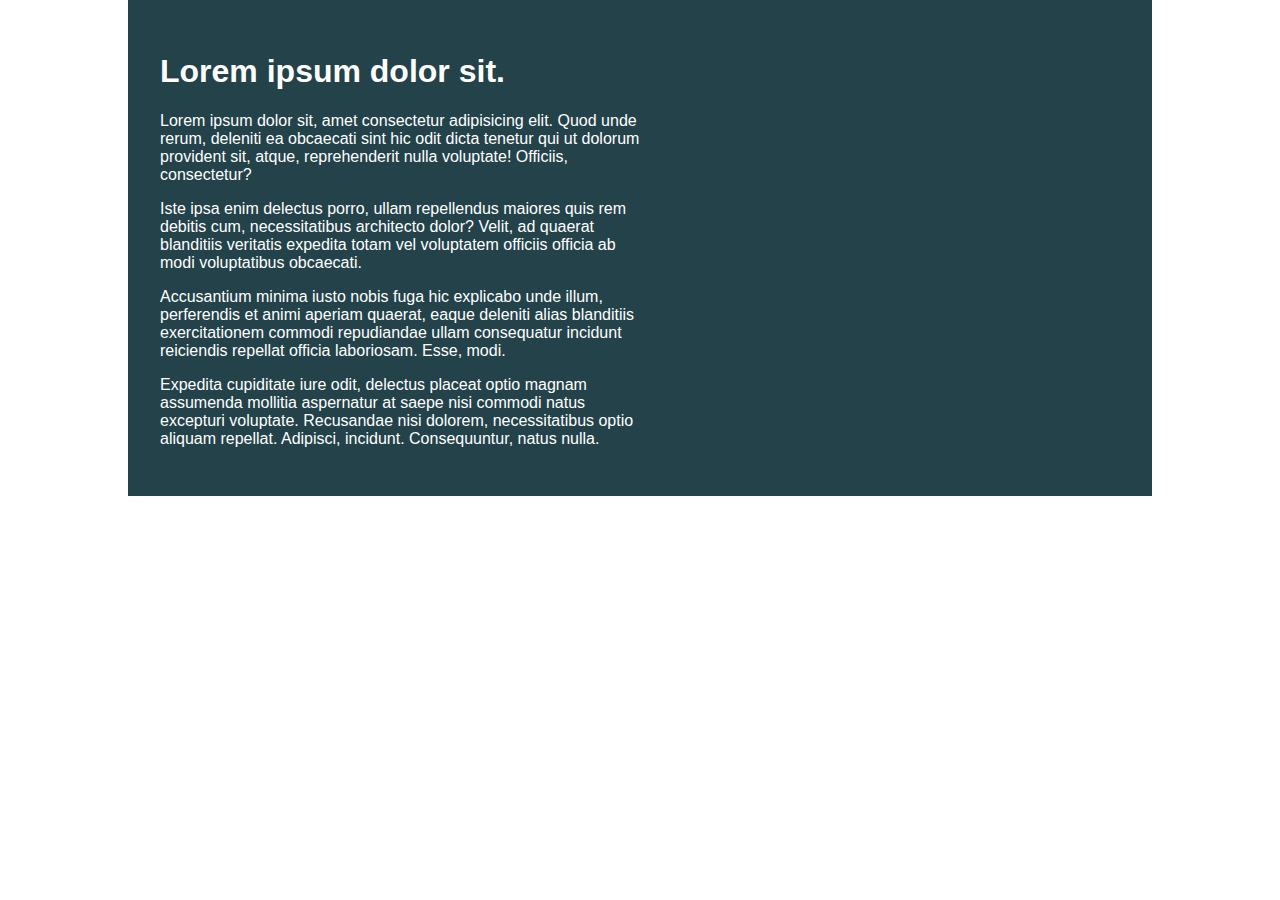
<file: day-01/index.html>
<!DOCTYPE html>
<html lang="en">

<head>
    <meta charset="UTF-8">
    <meta name="viewport" content="width=device-width, initial-scale=1.0">
    <title>Day 01</title>

    <link rel="stylesheet" href="style.css">
</head>

<body>
    <div class="container">
        <div class="intro-content">
            <h1>Lorem ipsum dolor sit.</h1>
            <p>Lorem ipsum dolor sit, amet consectetur adipisicing elit. Quod unde rerum, deleniti ea obcaecati sint hic
                odit dicta tenetur qui ut dolorum provident sit, atque, reprehenderit nulla voluptate! Officiis,
                consectetur?</p>
            <p>Iste ipsa enim delectus porro, ullam repellendus maiores quis rem debitis cum, necessitatibus architecto
                dolor? Velit, ad quaerat blanditiis veritatis expedita totam vel voluptatem officiis officia ab modi
                voluptatibus obcaecati.</p>
            <p>Accusantium minima iusto nobis fuga hic explicabo unde illum, perferendis et animi aperiam quaerat, eaque
                deleniti alias blanditiis exercitationem commodi repudiandae ullam consequatur incidunt reiciendis
                repellat officia laboriosam. Esse, modi.</p>
            <p>Expedita cupiditate iure odit, delectus placeat optio magnam assumenda mollitia aspernatur at saepe nisi
                commodi natus excepturi voluptate. Recusandae nisi dolorem, necessitatibus optio aliquam repellat.
                Adipisci, incidunt. Consequuntur, natus nulla.</p>
        </div>
    </div>
</body>

</html>
</file>
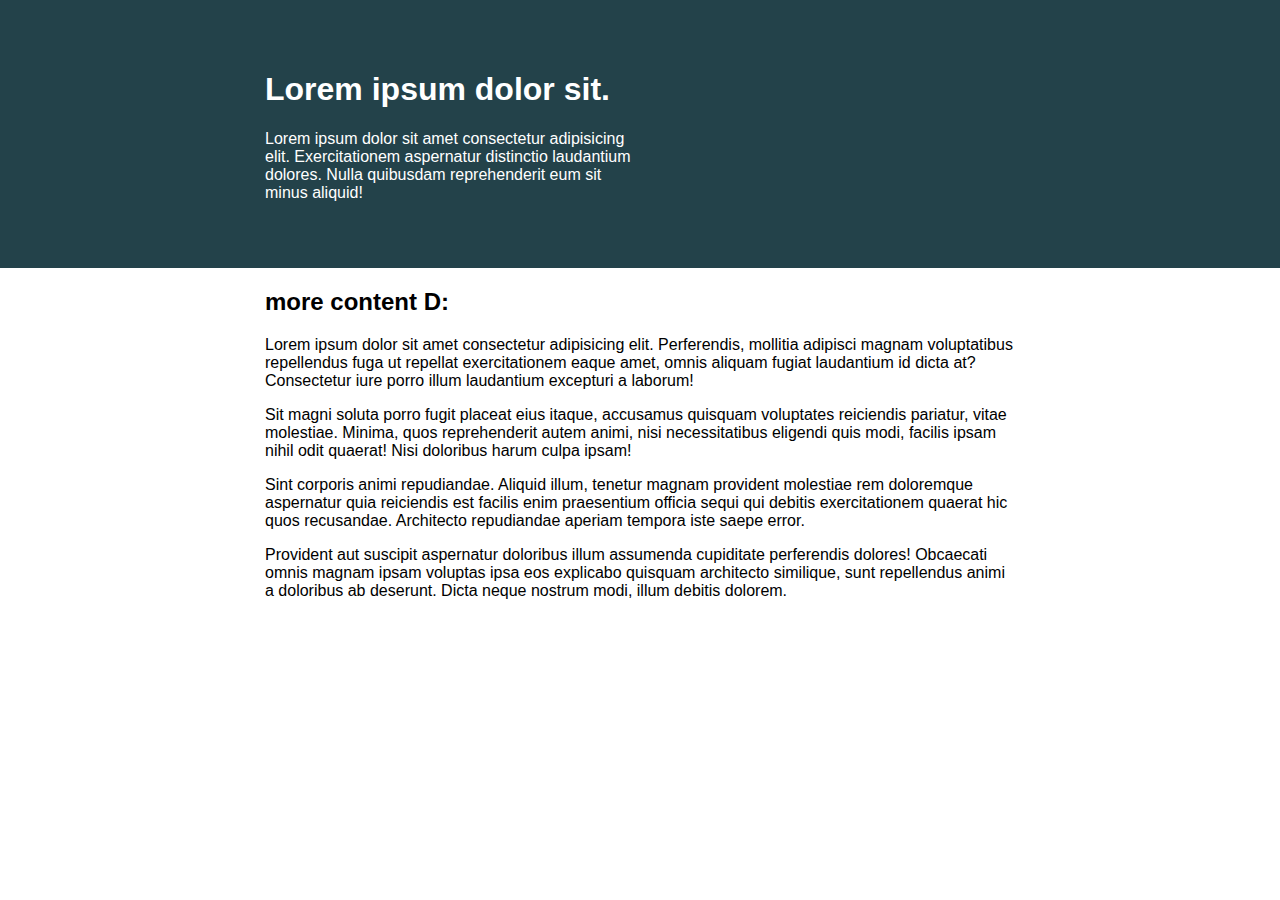
<file: day-03/index.html>
<!DOCTYPE html>
<html lang="en">

<head>
    <meta charset="UTF-8">
    <meta name="viewport" content="width=device-width, initial-scale=1.0">
    <title>Day 01</title>

    <link rel="stylesheet" href="style.css">
</head>

<body>

    <div class="hero">
        <div class="container">
            <div class="intro-content">
                <h1>Lorem ipsum dolor sit.</h1>
                <p>Lorem ipsum dolor sit amet consectetur adipisicing elit. Exercitationem aspernatur distinctio
                    laudantium
                    dolores. Nulla quibusdam reprehenderit eum sit minus aliquid!</p>
            </div>
        </div>
    </div>

    <div class="container">
        <h2>more content D:</h2>
        <p>Lorem ipsum dolor sit amet consectetur adipisicing elit. Perferendis, mollitia adipisci magnam voluptatibus
            repellendus fuga ut repellat exercitationem eaque amet, omnis aliquam fugiat laudantium id dicta at?
            Consectetur iure porro illum laudantium excepturi a laborum!</p>
        <p>Sit magni soluta porro fugit placeat eius itaque, accusamus quisquam voluptates reiciendis pariatur, vitae
            molestiae. Minima, quos reprehenderit autem animi, nisi necessitatibus eligendi quis modi, facilis ipsam
            nihil odit quaerat! Nisi doloribus harum culpa ipsam!</p>
        <p>Sint corporis animi repudiandae. Aliquid illum, tenetur magnam provident molestiae rem doloremque aspernatur
            quia reiciendis est facilis enim praesentium officia sequi qui debitis exercitationem quaerat hic quos
            recusandae. Architecto repudiandae aperiam tempora iste saepe error.</p>
        <p>Provident aut suscipit aspernatur doloribus illum assumenda cupiditate perferendis dolores! Obcaecati omnis
            magnam ipsam voluptas ipsa eos explicabo quisquam architecto similique, sunt repellendus animi a doloribus
            ab deserunt. Dicta neque nostrum modi, illum debitis dolorem.</p>
    </div>

</body>

</html>
</file>
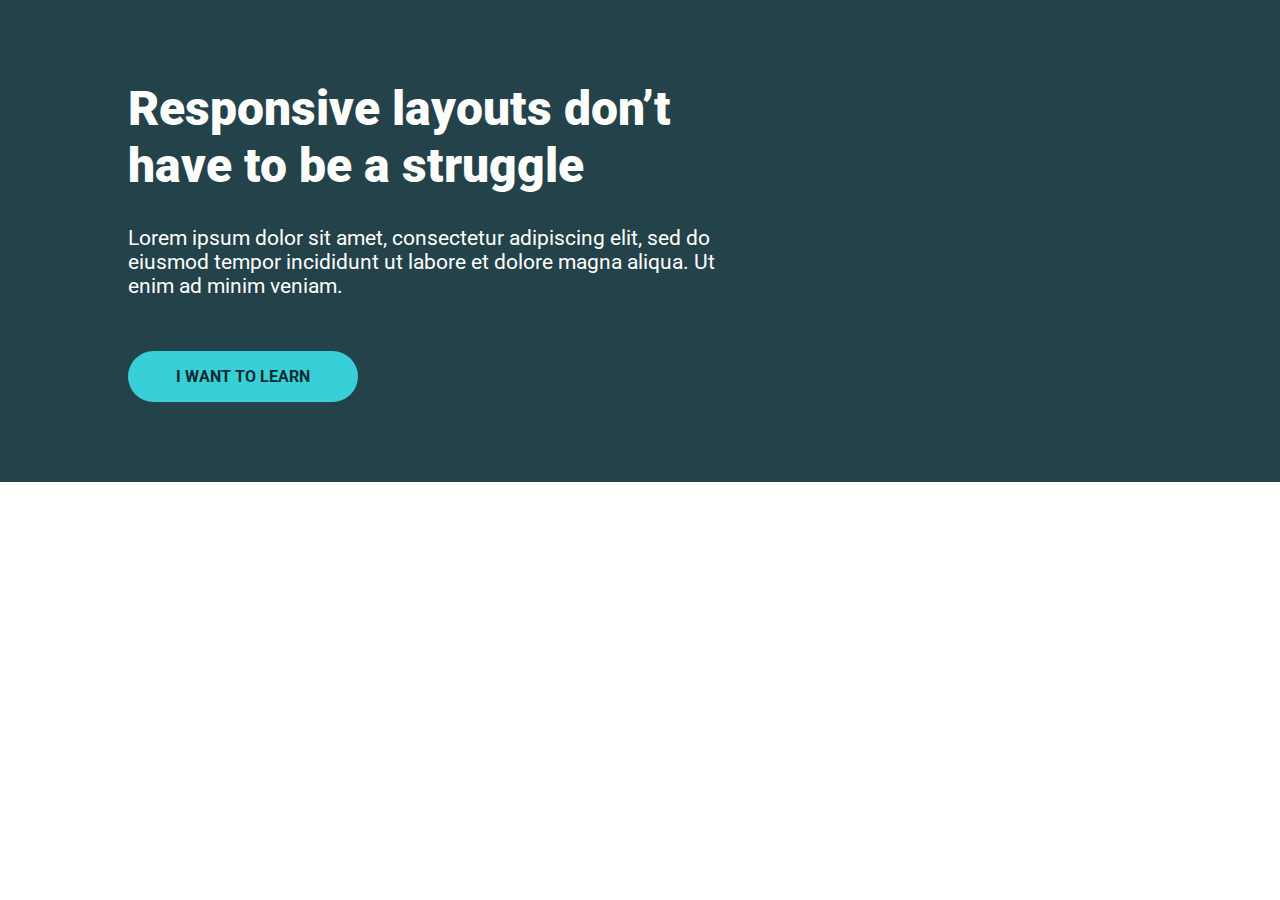
<file: day-05/index.html>
<!DOCTYPE html>
<html lang="en">

<head>
    <meta charset="UTF-8">
    <meta name="viewport" content="width=device-width, initial-scale=1.0">
    <title>Challenge #3</title>
    <link rel="stylesheet" href="style.css">
</head>

<body>
    <section class="hero bg-dark text-white">
        <div class="container">
            <div class="hero-content">
                <hgroup>
                    <h1>Responsive layouts don’t have to be a struggle</h1>
                    <p>Lorem ipsum dolor sit amet, consectetur adipiscing elit, sed do eiusmod tempor incididunt ut
                        labore
                        et
                        dolore magna
                        aliqua. Ut enim ad minim veniam.</p>
                    <a href="#" class="btn bg-accent text-dark" style="margin-top: 2rem;">I want to learn</a>
                </hgroup>
            </div>
        </div>
    </section>
</body>

</html>
</file>
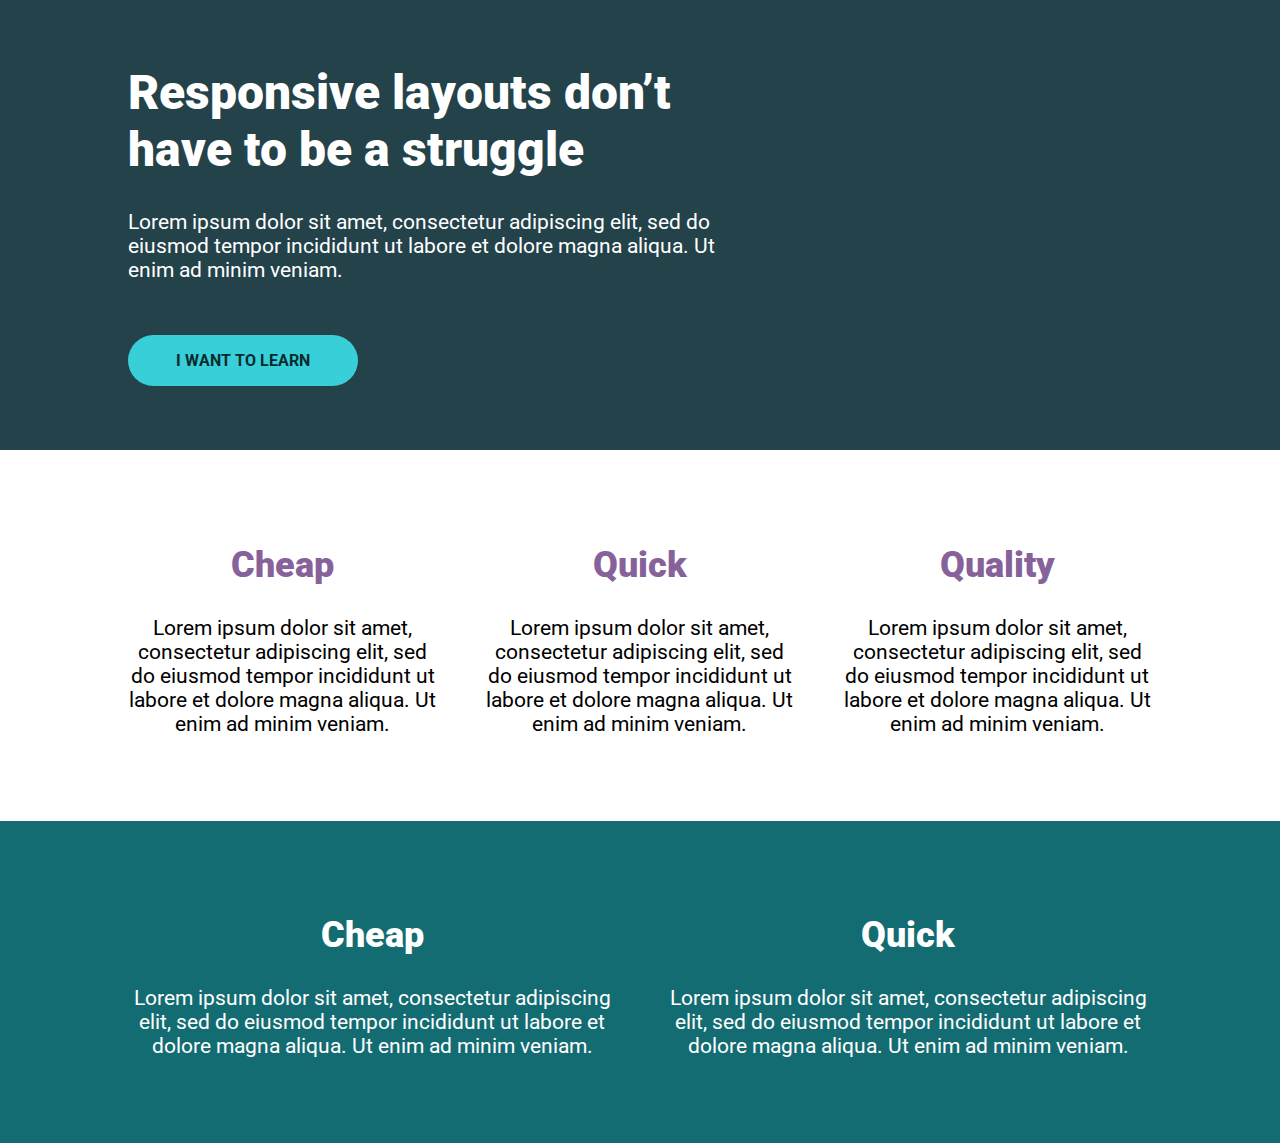
<file: day-08/index.html>
<!DOCTYPE html>
<html lang="en">

<head>
    <meta charset="UTF-8">
    <meta name="viewport" content="width=device-width, initial-scale=1.0">
    <title>Flex Challenge #1</title>
    <link rel="stylesheet" href="style.css">
</head>

<body>
    <section class="bg-dark text-white">
        <div class="container">
            <div class="hero-content">
                <hgroup>
                    <h1>Responsive layouts don’t have to be a struggle</h1>
                    <p>Lorem ipsum dolor sit amet, consectetur adipiscing elit, sed do eiusmod tempor incididunt ut
                        labore
                        et
                        dolore magna
                        aliqua. Ut enim ad minim veniam.</p>
                    <a href="#" class="btn bg-accent text-dark" style="margin-top: 2rem;">I want to learn</a>
                </hgroup>
            </div>
        </div>
    </section>

    <section>
        <div class="container">
            <div class="row">
                <div class="col">
                    <h2 class="text-purple">Cheap</h2>
                    <p>Lorem ipsum dolor sit amet, consectetur
                        adipiscing elit, sed do eiusmod tempor
                        incididunt ut labore et dolore magna
                        aliqua. Ut enim ad minim veniam.</p>
                </div>
                <div class="col">
                    <h2 class="text-purple">Quick</h2>
                    <p>Lorem ipsum dolor sit amet, consectetur
                        adipiscing elit, sed do eiusmod tempor
                        incididunt ut labore et dolore magna
                        aliqua. Ut enim ad minim veniam.</p>
                </div>
                <div class="col">
                    <h2 class="text-purple">Quality</h2>
                    <p>Lorem ipsum dolor sit amet, consectetur
                        adipiscing elit, sed do eiusmod tempor
                        incididunt ut labore et dolore magna
                        aliqua. Ut enim ad minim veniam.</p>
                </div>
            </div>
        </div>
    </section>

    <section class="bg-medium text-white">
        <div class="container">
            <div class="row">
                <div class="col">
                    <h2>Cheap</h2>
                    <p>Lorem ipsum dolor sit amet, consectetur
                        adipiscing elit, sed do eiusmod tempor
                        incididunt ut labore et dolore magna
                        aliqua. Ut enim ad minim veniam.</p>
                </div>
                <div class="col">
                    <h2>Quick</h2>
                    <p>Lorem ipsum dolor sit amet, consectetur
                        adipiscing elit, sed do eiusmod tempor
                        incididunt ut labore et dolore magna
                        aliqua. Ut enim ad minim veniam.</p>
                </div>
            </div>
        </div>
    </section>
</body>

</html>
</file>
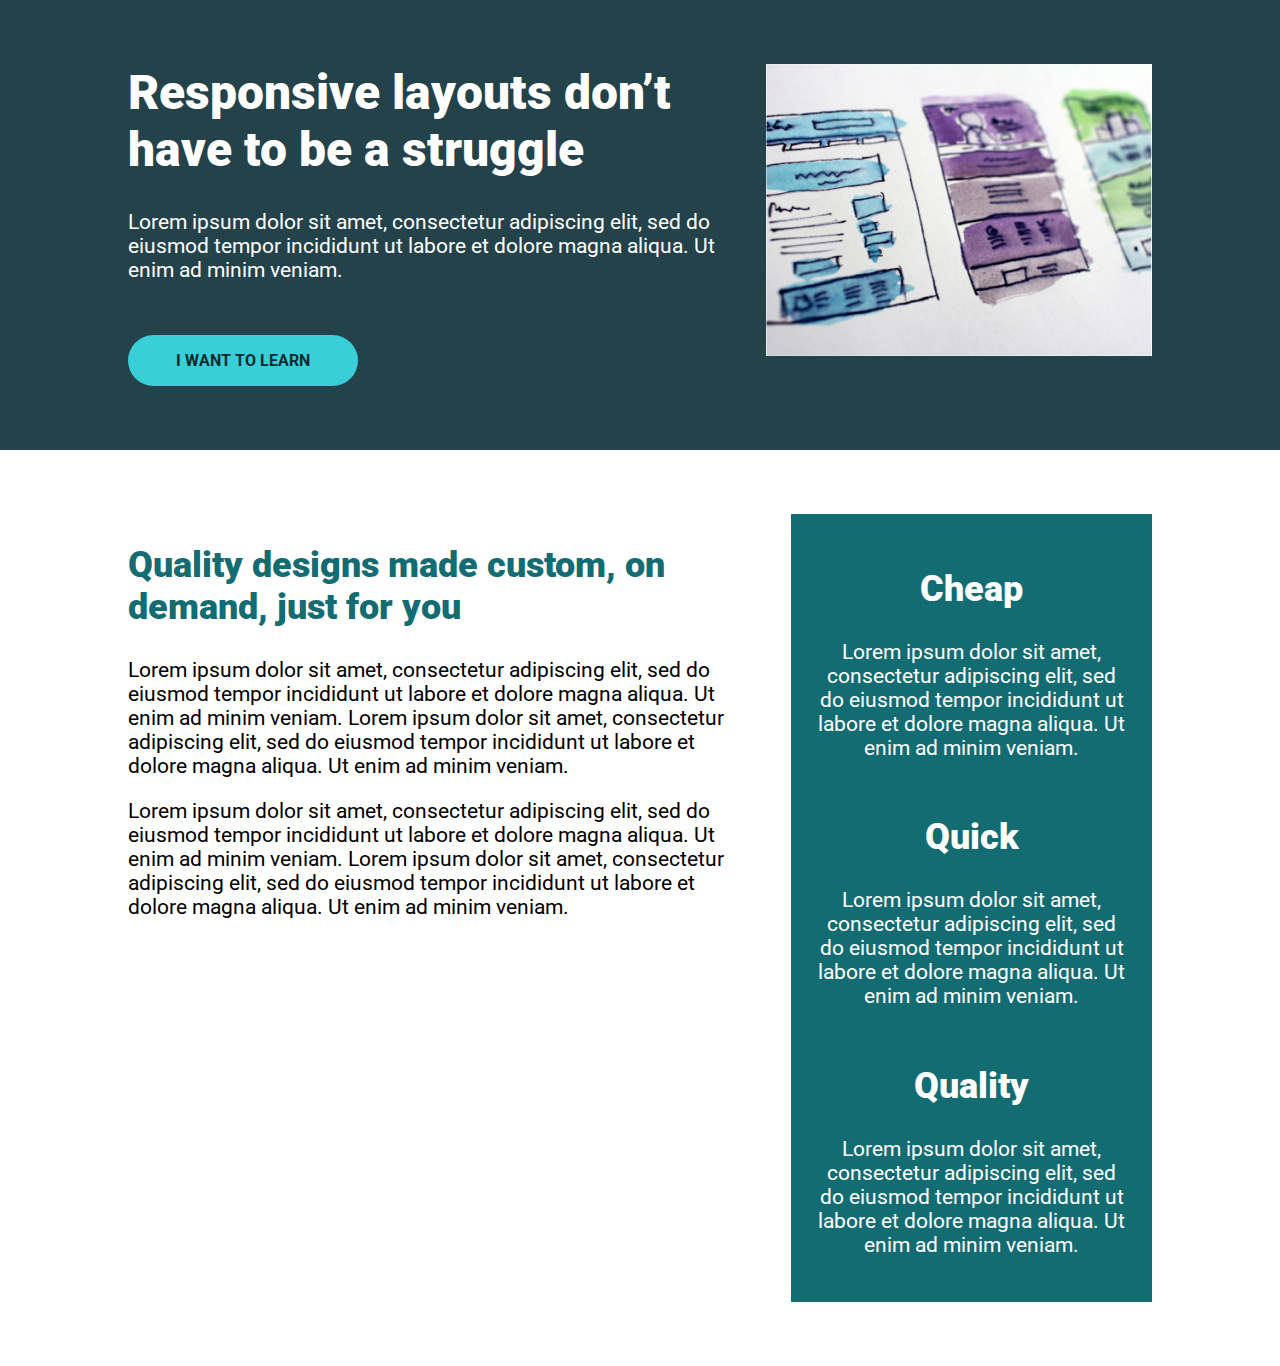
<file: day-09/index.html>
<!DOCTYPE html>
<html lang="en">

<head>
    <meta charset="UTF-8">
    <meta name="viewport" content="width=device-width, initial-scale=1.0">
    <title>Flex Challenge #1</title>
    <link rel="stylesheet" href="style.css">
</head>

<body>
    <section class="bg-dark text-white">
        <div class="flex container justify-content-between">
            <hgroup class="hero__content">
                <h1>Responsive layouts don’t have to be a struggle</h1>
                <p>Lorem ipsum dolor sit amet, consectetur adipiscing elit, sed do eiusmod tempor incididunt ut
                    labore
                    et
                    dolore magna
                    aliqua. Ut enim ad minim veniam.</p>
                <a href="#" class="btn bg-accent text-dark" style="margin-top: 2rem;">I want to learn</a>
            </hgroup>
            <div class="hero__image">
                <img src="img/hero-img.jpg" alt="website sketches">
            </div>
        </div>
    </section>

    <section>
        <div class="flex container g-4">
            <div class="text-left">
                <h2 class="text-medium">Quality designs made custom, on demand,
                    just for you</h2>
                <p>Lorem ipsum dolor sit amet, consectetur adipiscing elit, sed do eiusmod
                    tempor incididunt ut labore et dolore magna aliqua. Ut enim ad minim
                    veniam. Lorem ipsum dolor sit amet, consectetur adipiscing elit, sed do
                    eiusmod tempor incididunt ut labore et dolore magna aliqua. Ut enim ad
                    minim veniam.
                </p>
                <p>
                    Lorem ipsum dolor sit amet, consectetur adipiscing elit, sed do eiusmod
                    tempor incididunt ut labore et dolore magna aliqua. Ut enim ad minim
                    veniam. Lorem ipsum dolor sit amet, consectetur adipiscing elit, sed do
                    eiusmod tempor incididunt ut labore et dolore magna aliqua. Ut enim ad
                    minim veniam.</p>
            </div>
            <div class="flex flex-col bg-medium text-white text-center p-3 g-1">
                <div>
                    <h2>Cheap</h2>
                    <p>Lorem ipsum dolor sit amet,
                        consectetur adipiscing elit, sed do
                        eiusmod tempor incididunt ut labore et
                        dolore magna aliqua. Ut enim ad minim
                        veniam.</p>
                </div>
                <div>
                    <h2>Quick</h2>
                    <p>Lorem ipsum dolor sit amet, consectetur
                        adipiscing elit, sed do eiusmod tempor
                        incididunt ut labore et dolore magna
                        aliqua. Ut enim ad minim veniam.</p>
                </div>
                <div>
                    <h2>Quality</h2>
                    <p>Lorem ipsum dolor sit amet, consectetur
                        adipiscing elit, sed do eiusmod tempor
                        incididunt ut labore et dolore magna
                        aliqua. Ut enim ad minim veniam.</p>
                </div>
            </div>
        </div>
    </section>
</body>

</html>
</file>
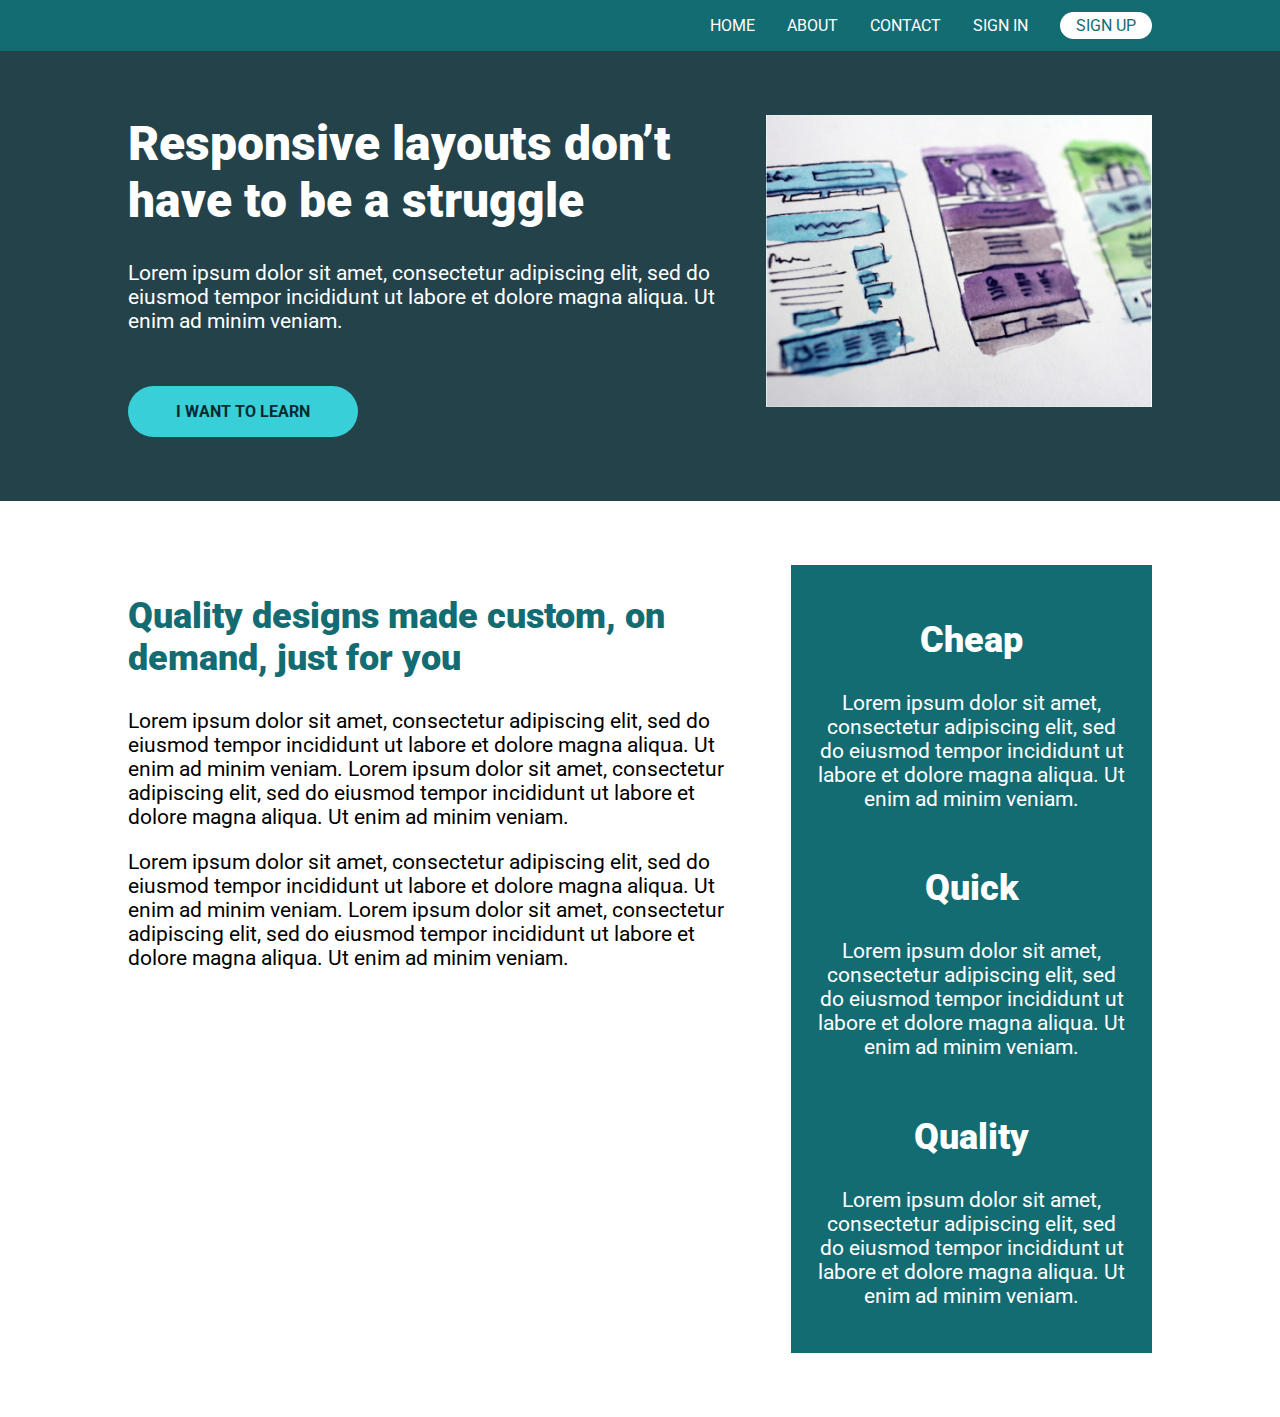
<file: day-11/index.html>
<!DOCTYPE html>
<html lang="en">

<head>
    <meta charset="UTF-8">
    <meta name="viewport" content="width=device-width, initial-scale=1.0">
    <title>Flexbox Challenge #3</title>
    <link rel="stylesheet" href="style.css">
</head>

<body>
    <header>
        <nav class="nav container">
            <ul class="nav__list">
                <li class="nav__item"><a href="#" class="nav__link">Home</a></li>
                <li class="nav__item"><a href="#" class="nav__link">About</a></li>
                <li class="nav__item"><a href="#" class="nav__link">Contact</a></li>
                <li class="nav__item"><a href="#" class="nav__link">Sign In</a></li>
                <li class="nav__item"><a href="#" class="nav__link nav__link--button">Sign up</a></li>
            </ul>
        </nav>
    </header>

    <section class="bg-dark text-white">
        <div class="flex container justify-content-between">
            <hgroup class="hero__content">
                <h1>Responsive layouts don’t have to be a struggle</h1>
                <p>Lorem ipsum dolor sit amet, consectetur adipiscing elit, sed do eiusmod tempor incididunt ut
                    labore
                    et
                    dolore magna
                    aliqua. Ut enim ad minim veniam.</p>
                <a href="#" class="btn bg-accent text-dark" style="margin-top: 2rem;">I want to learn</a>
            </hgroup>
            <div class="hero__image">
                <img src="img/hero-img.jpg" alt="website sketches">
            </div>
        </div>
    </section>

    <section>
        <div class="flex container g-4">
            <div class="text-left">
                <h2 class="text-medium">Quality designs made custom, on demand,
                    just for you</h2>
                <p>Lorem ipsum dolor sit amet, consectetur adipiscing elit, sed do eiusmod
                    tempor incididunt ut labore et dolore magna aliqua. Ut enim ad minim
                    veniam. Lorem ipsum dolor sit amet, consectetur adipiscing elit, sed do
                    eiusmod tempor incididunt ut labore et dolore magna aliqua. Ut enim ad
                    minim veniam.
                </p>
                <p>
                    Lorem ipsum dolor sit amet, consectetur adipiscing elit, sed do eiusmod
                    tempor incididunt ut labore et dolore magna aliqua. Ut enim ad minim
                    veniam. Lorem ipsum dolor sit amet, consectetur adipiscing elit, sed do
                    eiusmod tempor incididunt ut labore et dolore magna aliqua. Ut enim ad
                    minim veniam.</p>
            </div>
            <div class="flex flex-col bg-medium text-white text-center p-3 g-1">
                <div>
                    <h2>Cheap</h2>
                    <p>Lorem ipsum dolor sit amet,
                        consectetur adipiscing elit, sed do
                        eiusmod tempor incididunt ut labore et
                        dolore magna aliqua. Ut enim ad minim
                        veniam.</p>
                </div>
                <div>
                    <h2>Quick</h2>
                    <p>Lorem ipsum dolor sit amet, consectetur
                        adipiscing elit, sed do eiusmod tempor
                        incididunt ut labore et dolore magna
                        aliqua. Ut enim ad minim veniam.</p>
                </div>
                <div>
                    <h2>Quality</h2>
                    <p>Lorem ipsum dolor sit amet, consectetur
                        adipiscing elit, sed do eiusmod tempor
                        incididunt ut labore et dolore magna
                        aliqua. Ut enim ad minim veniam.</p>
                </div>
            </div>
        </div>
    </section>
</body>

</html>
</file>
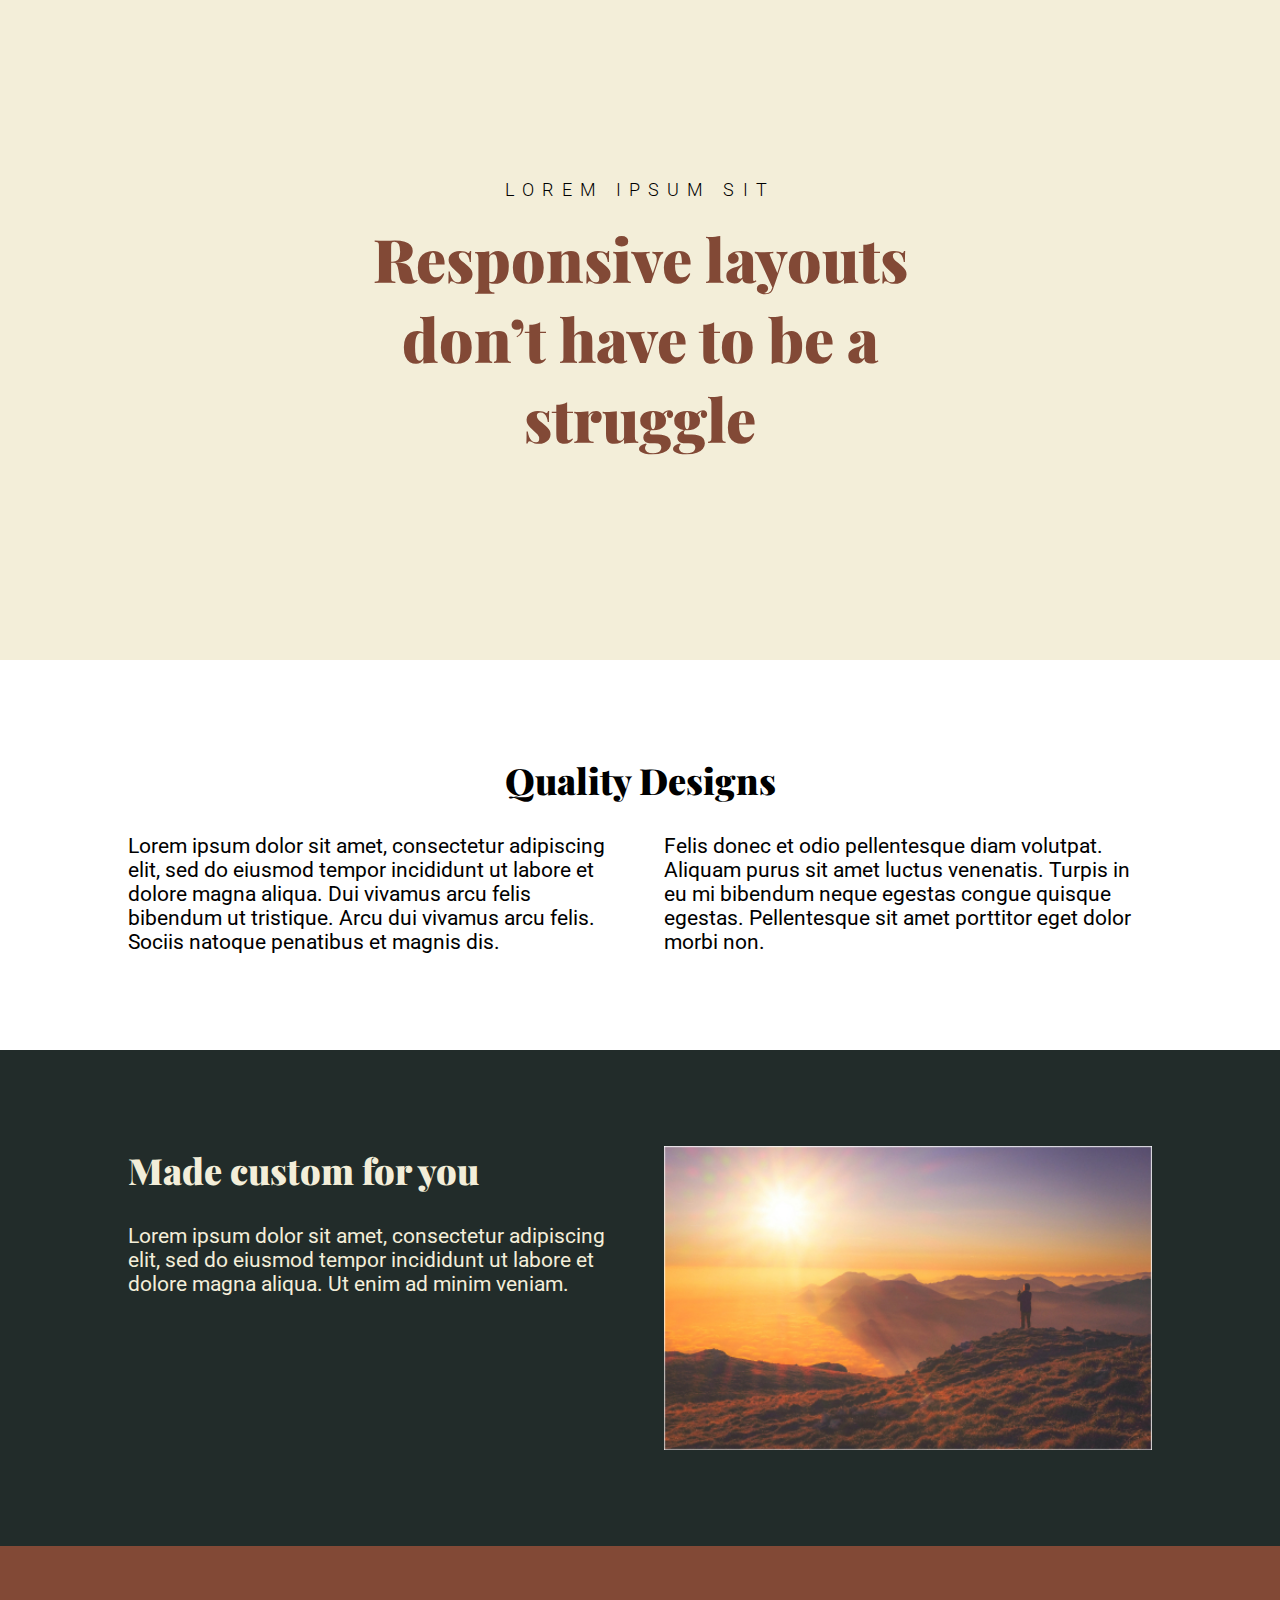
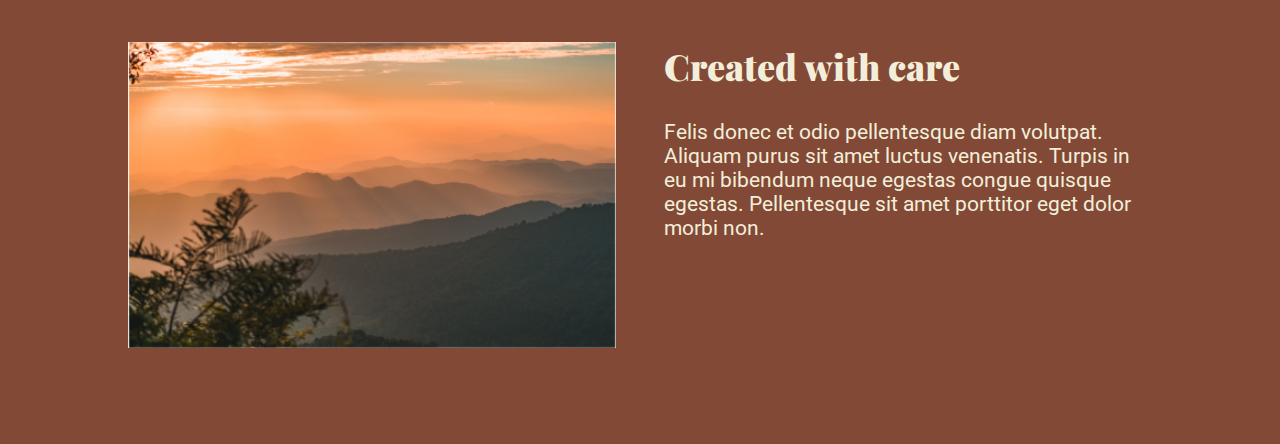
<file: day-12/index.html>
<!DOCTYPE html>
<html lang="en">

<head>
    <meta charset="UTF-8">
    <meta name="viewport" content="width=device-width, initial-scale=1.0">
    <title>Flexbox Challenge #4</title>
    <link rel="stylesheet" href="style.css">
</head>

<body>
    <section class="hero bg-light">
        <hgroup class="hero__content text-center">
            <p class="subheading-light">lorem ipsum sit</p>
            <h1>Responsive layouts don’t have to be a struggle</h1>
        </hgroup>
    </section>

    <section>
        <div class="container">
            <h2 class="text-center">Quality Designs</h2>
            <div class="flex">
                <p class="column">Lorem ipsum dolor sit amet, consectetur adipiscing elit,
                    sed do eiusmod tempor incididunt ut labore et dolore
                    magna aliqua. Dui vivamus arcu felis bibendum ut
                    tristique. Arcu dui vivamus arcu felis. Sociis natoque
                    penatibus et magnis dis.</p>
                <p class="column">Felis donec et odio pellentesque diam volutpat. Aliquam
                    purus sit amet luctus venenatis. Turpis in eu mi
                    bibendum neque egestas congue quisque egestas.
                    Pellentesque sit amet porttitor eget dolor morbi non.</p>
            </div>
        </div>
    </section>

    <section class="bg-dark text-white">
        <div class="flex container column-reverse">
            <img class="column" src="img/image-01.jpg" alt="person overlooking mountain landscape">
            <div class="column">
                <h2>Made custom for you</h2>
                <p>Lorem ipsum dolor sit amet, consectetur adipiscing elit,
                    sed do eiusmod tempor incididunt ut labore et dolore
                    magna aliqua. Ut enim ad minim veniam.</p>
            </div>
        </div>
    </section>

    <section class="bg-medium text-white">
        <div class="flex container">
            <img class="column" src="img/image-02.jpg" alt="tree with mountain range background">
            <div class="column">
                <h2>Created with care</h2>
                <p>Felis donec et odio pellentesque diam volutpat. Aliquam
                    purus sit amet luctus venenatis. Turpis in eu mi
                    bibendum neque egestas congue quisque egestas.
                    Pellentesque sit amet porttitor eget dolor morbi non.</p>
            </div>
        </div>
    </section>
</body>

</html>
</file>
<file: day-01/style.css>
/* INSTRUCTIONS
 *
 * 1) Limit the total width of
 *    the .intro-conent to about half
 *    of it's parent
 *
 * 2) Stop the text from overflowing
 *    out the bottom at small screen
 *    widths
 *
 * You may modify the HTML if needed
 *
 */

* {
  box-sizing: border-box;
}

body {
  margin: 0;
  font-family: sans-serif;
}

.container {
  background: #23424a;
  color: white;

  width: 80%;
  margin: 0 auto;

  padding: 2em;
}

.intro-content {
  width: 50%;
}
</file>
<file: day-03/style.css>
/* INSTRUCTIONS
 *
 * 1) Keep the text inside .intro-content
 *    in the same place, but have the background
 *    extend from one side of the viewport
 *    to the other, no matter how wide or narrow
 *    the browser is.
 *
 * 2) Limit the maximum width of the text in the
 *    bottom area.
 *
 * You may modify the HTML if needed
 * (you probably should for this challenge)
 *
 */

* {
  box-sizing: border-box;
}

body {
  margin: 0;
  font-family: sans-serif;
}

.hero {
  background: #23424a;
  color: white;
  padding: 50px 0;
}

.container {
  width: 80%;
  max-width: 750px;
  margin: 0 auto;
}

.intro-content {
  width: 50%;
}
</file>
<file: day-05/style.css>
@import url('https://fonts.googleapis.com/css2?family=Roboto:ital,wght@0,100..900;1,100..900&display=swap');

:root {
    --clr-dark: #23424a;
    --clr-white: #fff;
    --clr-accent: #38CFD9;
    --clr-black: #072A2D;

    --fs-400: 1.3rem;
    --fs-700: 1.3rem;
    --fs-900: 3rem;

    --ff-sans-normal: "Roboto", sans-serif;
    --gap: 2rem;
}

*,
*::before,
*::after {
    box-sizing: inherit;
}

html {
    box-sizing: border-box;
}

body {
    font-family: var(--ff-sans-normal);
    margin: 0;
}

h1 {
    font-size: var(--fs-900);
    font-weight: 900;
    margin-top: 0;
}

p {
    font-size: var(--fs-400);
    font-weight: 400;
}

.container {
    width: 80%;
    max-width: 1100px;
    margin: 0 auto;
}

.hero {
    padding: 5rem 0;
}

.hero-content {
    width: 60%;
}

.btn {
    font-family: var(--ff-sans-normal);
    font-weight: 700;
    font-size: --fs-700;
    text-transform: uppercase;
    text-decoration: none;
    border-radius: 3em;
    border: 0;
    display: inline-block;
    padding: 1em 3em;
}

.btn:hover,
.btn:focus {
    opacity: .75;
}


.bg-dark {
    background-color: var(--clr-dark);
}

.bg-accent {
    background-color: var(--clr-accent);
}

.bg-white {
    background-color: var(--clr-white);
}

.text-dark {
    color: var(--clr-black);
}

.text-accent {
    color: var(--clr-accent);
}

.text-white {
    color: var(--clr-white);
}
</file>
<file: day-08/style.css>
@import url('https://fonts.googleapis.com/css2?family=Roboto:ital,wght@0,100..900;1,100..900&display=swap');

:root {
    --clr-dark: #23424a;
    --clr-white: #fff;
    --clr-medium: #136c72;
    --clr-accent: #38CFD9;
    --clr-black: #072A2D;
    --clr-purple: #87629A;

    --fs-400: 1.3rem;
    --fs-700: 1.3rem;
    --fs-900: 3rem;

    --ff-sans-normal: "Roboto", sans-serif;

    --gap: 3rem;
}

*,
*::before,
*::after {
    box-sizing: inherit;
}

html {
    box-sizing: border-box;
}

body {
    font-family: var(--ff-sans-normal);
    margin: 0;
}

h1 {
    font-size: var(--fs-900);
    font-weight: 900;
    margin-top: 0;
}

h2 {
    font-size: 2.25rem;
    font-weight: 900;
}

p {
    font-size: var(--fs-400);
    font-weight: 400;
}

.container {
    width: 80%;
    max-width: 1100px;
    margin: 0 auto;
}

section {
    padding: 4rem 0;
}

.hero-content {
    width: 60%;
}

.btn {
    font-family: var(--ff-sans-normal);
    font-weight: 700;
    font-size: --fs-700;
    text-transform: uppercase;
    text-decoration: none;
    border-radius: 3em;
    border: 0;
    display: inline-block;
    padding: 1em 3em;
}

.btn:hover,
.btn:focus {
    opacity: .75;
}

.row {
    display: flex;
}

.col {
    text-align: center;
}

.col+.col {
    margin-left: var(--gap);
}

.bg-dark {
    background-color: var(--clr-dark);
}

.bg-medium {
    background-color: var(--clr-medium);
}

.bg-accent {
    background-color: var(--clr-accent);
}

.bg-white {
    background-color: var(--clr-white);
}

.text-dark {
    color: var(--clr-black);
}

.text-purple {
    color: var(--clr-purple);
}

.text-accent {
    color: var(--clr-accent);
}

.text-white {
    color: var(--clr-white);
}
</file>
<file: day-09/style.css>
@import url('https://fonts.googleapis.com/css2?family=Roboto:ital,wght@0,100..900;1,100..900&display=swap');

:root {
    --clr-dark: #23424a;
    --clr-white: #fff;
    --clr-medium: #136c72;
    --clr-accent: #38CFD9;
    --clr-black: #072A2D;
    --clr-purple: #87629A;

    --fs-400: 1.3rem;
    --fs-700: 1.3rem;
    --fs-900: 3rem;

    --ff-sans-normal: "Roboto", sans-serif;

    --spacer: 1.5rem;
    --gap: 3rem;
}

*,
*::before,
*::after {
    box-sizing: inherit;
}

html {
    box-sizing: border-box;
}

body {
    font-family: var(--ff-sans-normal);
    margin: 0;
}

h1 {
    font-size: var(--fs-900);
    font-weight: 900;
    margin-top: 0;
}

h2 {
    font-size: 2.25rem;
    font-weight: 900;
}

p {
    font-size: var(--fs-400);
    font-weight: 400;
}

img {
    max-width: 100%;
}

.container {
    width: 80%;
    max-width: 1100px;
    margin: 0 auto;
}

section {
    padding: 4rem 0;
}

.hero__content {
    width: 60%;
}

.hero__image {}

.btn {
    font-family: var(--ff-sans-normal);
    font-weight: 700;
    font-size: --fs-700;
    text-transform: uppercase;
    text-decoration: none;
    border-radius: 3em;
    border: 0;
    display: inline-block;
    padding: 1em 3em;
}

.btn:hover,
.btn:focus {
    opacity: .75;
}

.flex {
    display: flex;
}

.flex-col {
    flex-direction: column;
}

.justify-content-between {
    justify-content: space-between;
}

.p-1 {
    padding: calc(var(--spacer) * .25);
}

.p-2 {
    padding: calc(var(--spacer) * .5);
}

.p-3 {
    padding: var(--spacer);
}

.p-4 {
    padding: calc(var(--spacer) * 1.5);
}

.p-5 {
    padding: calc(var(--spacer) * 3);
}

.g-1 {
    gap: calc(var(--spacer) * .25);
}

.g-2 {
    gap: calc(var(--spacer) * .5);
}

.g-3 {
    gap: var(--spacer);
}

.g-4 {
    gap: calc(var(--spacer) * 1.5);
}

.g-5 {
    gap: calc(var(--spacer) * 3);
}

.text-left {
    text-align: left;
}

.text-center {
    text-align: center;
}

.bg-dark {
    background-color: var(--clr-dark);
}

.bg-medium {
    background-color: var(--clr-medium);
}

.bg-accent {
    background-color: var(--clr-accent);
}

.bg-white {
    background-color: var(--clr-white);
}

.text-dark {
    color: var(--clr-black);
}

.text-medium {
    color: var(--clr-medium)
}

.text-purple {
    color: var(--clr-purple);
}

.text-accent {
    color: var(--clr-accent);
}

.text-white {
    color: var(--clr-white);
}
</file>
<file: day-11/style.css>
@import url('https://fonts.googleapis.com/css2?family=Roboto:ital,wght@0,100..900;1,100..900&display=swap');

:root {
    --clr-dark: #23424a;
    --clr-white: #fff;
    --clr-medium: #136c72;
    --clr-accent: #38CFD9;
    --clr-black: #072A2D;
    --clr-purple: #87629A;

    --fs-400: 1.3rem;
    --fs-700: 1.3rem;
    --fs-900: 3rem;

    --ff-sans-normal: "Roboto", sans-serif;

    --spacer: 1.5rem;
    --gap: 3rem;
}

*,
*::before,
*::after {
    box-sizing: inherit;
}

html {
    box-sizing: border-box;
}

body {
    font-family: var(--ff-sans-normal);
    margin: 0;
}

header {
    background: #136c72;
    padding: 1em 0;
}

.nav__list {
    display: flex;
    justify-content: right;
    gap: 2em;
    margin: 0;
    list-style: none;
}

.nav__link {
    color: var(--clr-white);
    text-decoration: none;
    text-transform: uppercase;
}

.nav__link--button {
    background: var(--clr-white);
    color: var(--clr-medium);
    padding: .25em 1em;
    border-radius: 10em;
}

.nav__link:hover {
    opacity: .75;
}

h1 {
    font-size: var(--fs-900);
    font-weight: 900;
    margin-top: 0;
}

h2 {
    font-size: 2.25rem;
    font-weight: 900;
}

p {
    font-size: var(--fs-400);
    font-weight: 400;
}

img {
    max-width: 100%;
}

.container {
    width: 80%;
    max-width: 1100px;
    margin: 0 auto;
}

section {
    padding: 4rem 0;
}

.hero__content {
    width: 60%;
}

.hero__image {}

.btn {
    font-family: var(--ff-sans-normal);
    font-weight: 700;
    font-size: --fs-700;
    text-transform: uppercase;
    text-decoration: none;
    border-radius: 3em;
    border: 0;
    display: inline-block;
    padding: 1em 3em;
}

.btn:hover,
.btn:focus {
    opacity: .75;
}

.flex {
    display: flex;
}

.flex-col {
    flex-direction: column;
}

.justify-content-between {
    justify-content: space-between;
}

.p-1 {
    padding: calc(var(--spacer) * .25);
}

.p-2 {
    padding: calc(var(--spacer) * .5);
}

.p-3 {
    padding: var(--spacer);
}

.p-4 {
    padding: calc(var(--spacer) * 1.5);
}

.p-5 {
    padding: calc(var(--spacer) * 3);
}

.g-1 {
    gap: calc(var(--spacer) * .25);
}

.g-2 {
    gap: calc(var(--spacer) * .5);
}

.g-3 {
    gap: var(--spacer);
}

.g-4 {
    gap: calc(var(--spacer) * 1.5);
}

.g-5 {
    gap: calc(var(--spacer) * 3);
}

.text-left {
    text-align: left;
}

.text-center {
    text-align: center;
}

.bg-dark {
    background-color: var(--clr-dark);
}

.bg-medium {
    background-color: var(--clr-medium);
}

.bg-accent {
    background-color: var(--clr-accent);
}

.bg-white {
    background-color: var(--clr-white);
}

.text-dark {
    color: var(--clr-black);
}

.text-medium {
    color: var(--clr-medium)
}

.text-purple {
    color: var(--clr-purple);
}

.text-accent {
    color: var(--clr-accent);
}

.text-white {
    color: var(--clr-white);
}
</file>
<file: day-12/style.css>
@import url('https://fonts.googleapis.com/css2?family=Playfair+Display:ital,wght@0,900;1,900&family=Roboto:wght@100,400&display=swap');


:root {
    --clr-light: #f3eed9;
    --clr-medium: #824936;
    --clr-dark: #222c2a;

    --ff-sans-light: "Roboto", sans-serif;
    --ff-sans-normal: "Roboto", sans-serif;
    --ff-serif-black: "Playfair Display", serif;

}

*,
*::before,
*::after {
    box-sizing: inherit;
}

html {
    box-sizing: border-box;
}

body {
    font-family: var(--ff-sans-normal);
    margin: 0;
}

h1 {
    font-family: var(--ff-serif-black);
    font-size: 3.75rem;
    font-weight: 900;
    color: var(--clr-medium);
    margin-top: 0;
}

h2 {
    font-family: var(--ff-serif-black);
    font-size: 2.25rem;
    font-weight: 900;
    margin-top: 0;
}

p {
    font-size: 1.3rem;
    font-weight: 400;
}

img {
    max-width: 100%;
    border: 0;
}

section {
    padding: 6rem 0;
}

.hero {
    display: flex;
    min-height: 660px;
    align-items: center;
    justify-content: center;
}

.hero__content {
    max-width: 40rem;
}

.subheading-light {
    font-family: "Roboto", sans-serif;
    font-weight: 300;
    font-size: 18px;
    text-transform: uppercase;
    letter-spacing: .45em;
}

.container {
    width: 80%;
    max-width: 1128px;
    margin: 0 auto;
}

.hero__content {
    width: 60%;
}

.text-center {
    text-align: center;
}

.flex {
    display: flex;
    flex-direction: row;
    flex-wrap: wrap;
    gap: 3rem;
}

.column-reverse {
    flex-direction: row-reverse;
}

.flex p {
    margin: 0;
}

.column {
    flex: 1 1 450px;
}

.bg-light {
    background: var(--clr-light);
}

.bg-medium {
    background: var(--clr-medium);
}

.bg-dark {
    background: var(--clr-dark);
}

.text-white {
    color: var(--clr-light);
}
</file>
